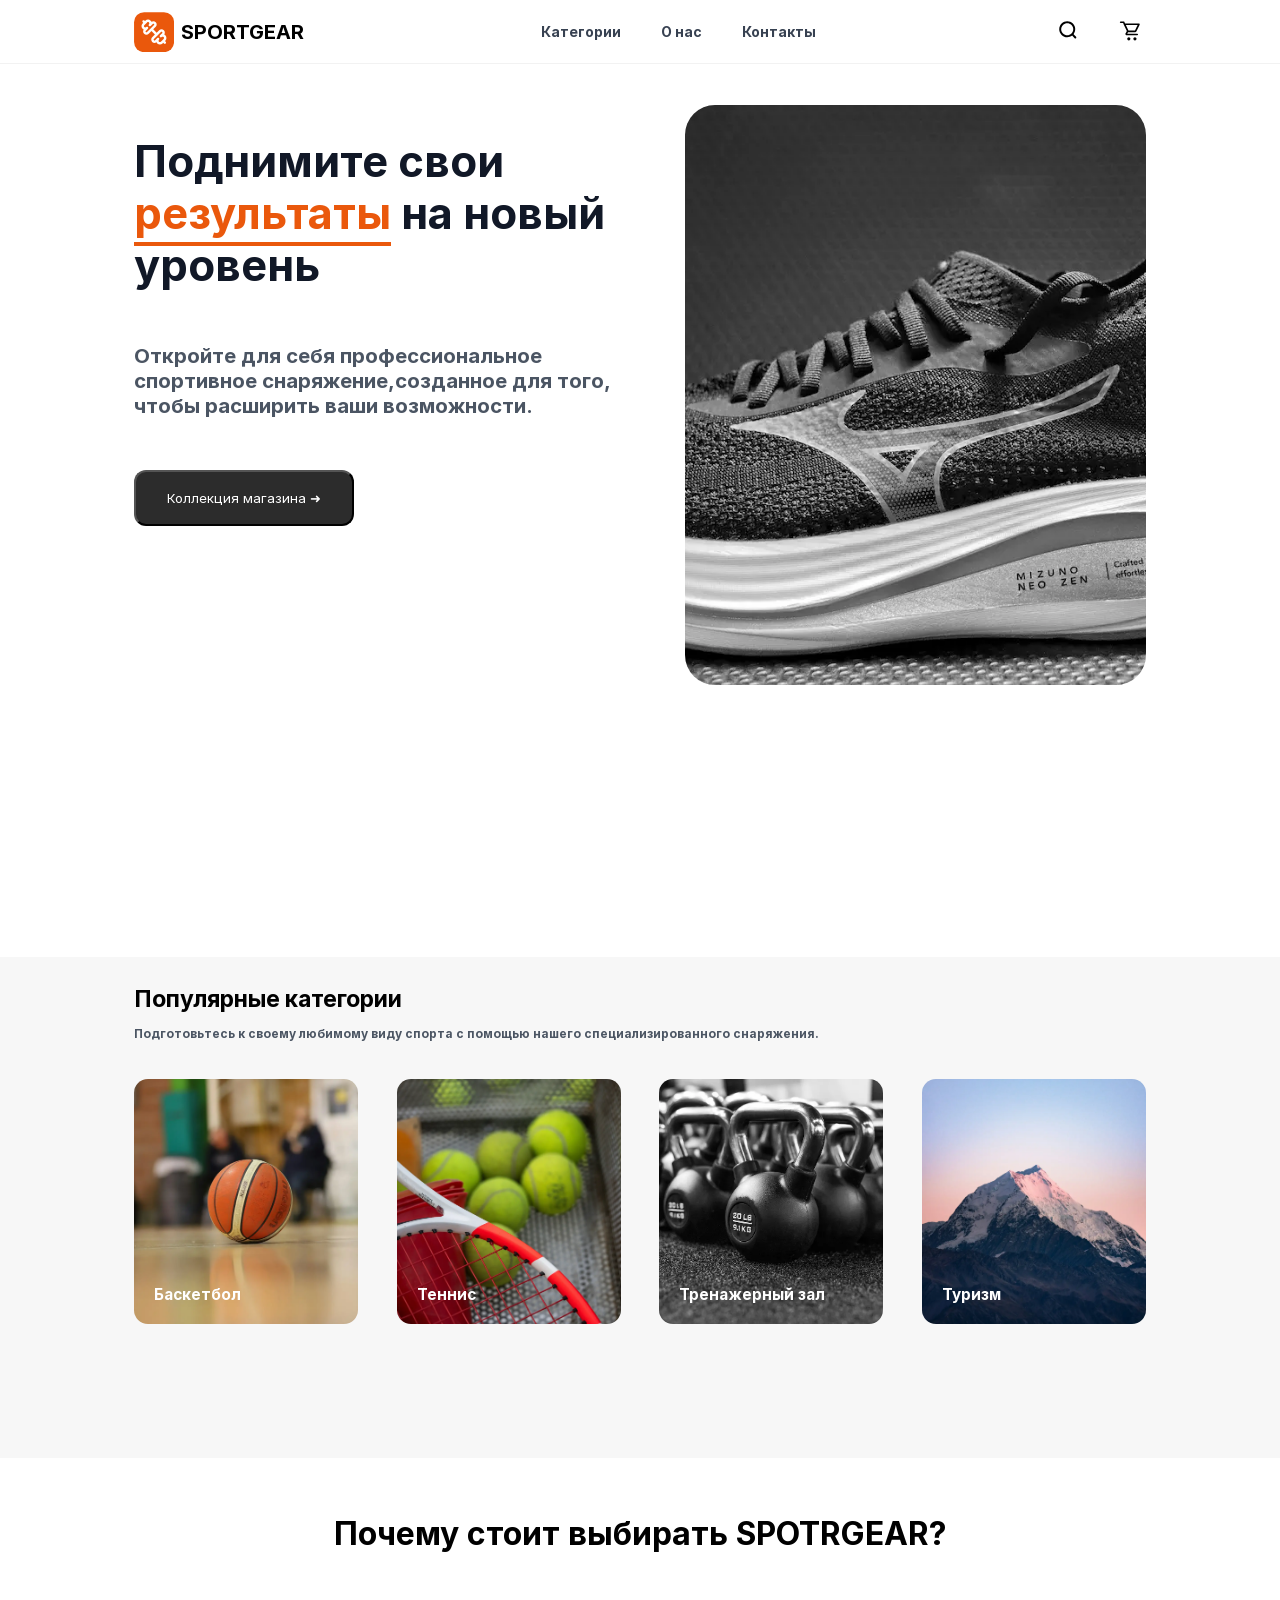
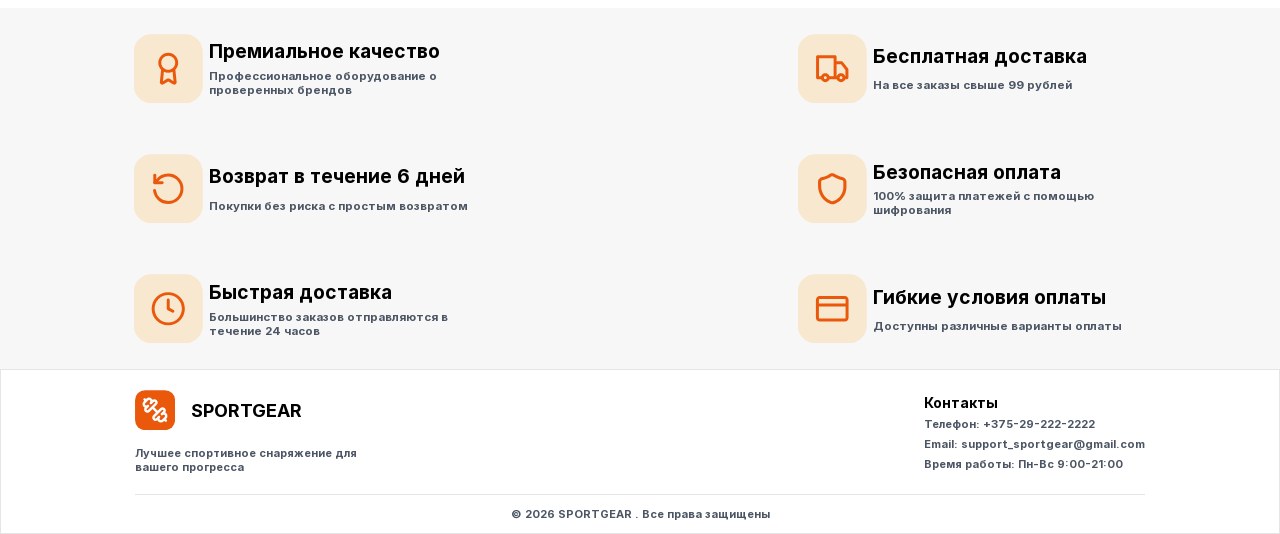
<file: frontend/index.html>
<!doctype html>
<html>
  <head>
    <link rel="stylesheet" href="css/main.css" />
    <meta charset="UTF-8" />
    <meta name="viewport" content="width=device-width, initial-scale=1.0" />
    <title>Главная</title>
  </head>
  <body>
    <!--НАЧАЛО ШАПКИ-->
    <header class="header">
      <div class="header__background">
        <div class="container">
          <a href="index.html" class="header__logo-block">
            <img
              src="photos/svg/icon_dumbbell.svg"
              class="header__logo"
              alt="лого"
            />
            <p class="header__title">SPORTGEAR</p>
          </a>

          <nav class="header__nav">
            <ul class="header__list">
              <li>
                <a href="categoryPage.html" class="header__link">Категории</a>
              </li>
              <li><a href="aboutPage.html" class="header__link">О нас</a></li>
              <li>
                <a href="contactPage.html" class="header__link">Контакты</a>
              </li>
            </ul>
          </nav>

          <div class="header__icons">
            <img
              src="photos/svg/поиск.svg"
              class="header__icon"
              id="searchHeader"
              alt="поиск"
            />
            <a href="basketPage.html"
              ><img
                src="photos/svg/коризна.svg"
                class="header__icon"
                alt="коризна"
            /></a>
            <img
              src="photos/svg/бургер.svg"
              class="header__icon header__burger"
              id="burgerBtn"
              alt="бургер"
            />
          </div>
        </div>
      </div>
    </header>
    <!--КОНЕЦ ШАПКИ-->
    <main class="main">
      <div class="container">
        <section class="main__section__one">
          <div class="main__section__one__content-left">
            <h1 class="main__section__one__motivation-text">
              Поднимите свои <span>результаты</span> на новый уровень
            </h1>
            <p class="main__section__one__text1">
              Откройте для себя профессиональное<br />
              спортивное снаряжение,созданное для того, чтобы расширить ваши
              возможности.
            </p>
            <button id="from-main">Коллекция магазина &#10140;</button>
          </div>
          <img
            src="photos/photo/crossovokGlavnaya.webp"
            id="sneakers_photo"
            alt="Кросовок"
          />
        </section>
      </div>

      <section class="main__section__two">
        <div class="container">
          <div class="main__section__two__text-wrapper">
            <h2 class="main__section__two__cat">Популярные категории</h2>
            <p class="main__section__two__txt">
              Подготовьтесь к своему любимому виду спорта с помощью нашего
              специализированного снаряжения.
            </p>
          </div>
          <div class="main__section__two__photo-wrap">
            <div class="main__section__two__photo-item">
              <a href="categoryPage.html?id=1"
                ><img src="photos/photo/meachGlavnay.webp" alt="Мячи"
              /></a>
              <span>Баскетбол</span>
            </div>
            <div class="main__section__two__photo-item">
              <a href="categoryPage.html?id=2"
                ><img src="photos/photo/tennisGlavnaya.webp" alt="Теннис"
              /></a>
              <span>Теннис</span>
            </div>
            <div class="main__section__two__photo-item">
              <a href="categoryPage.html?id=3"
                ><img src="photos/photo/gearGlavnaya.webp" alt="Силовые"
              /></a>
              <span>Тренажерный зал</span>
            </div>
            <div class="main__section__two__photo-item">
              <a href="categoryPage.html?id=5"
                ><img src="photos/photo/goriGlavnaya.webp" alt="Туризм"
              /></a>
              <span>Туризм</span>
            </div>
          </div>
        </div>
      </section>
      <div class="container">
        <h1 class="main__h1">Почему стоит выбирать SPOTRGEAR?</h1>
      </div>

      <section class="main__section__three">
        <div class="container">
          <div class="main__section__three__item">
            <img src="photos/svg/reward.svg" alt="награда" />
            <div class="item-text">
              <p class="item-text__mtxt">Премиальное качество</p>
              <p class="item-text__txt">
                Профессиональное оборудование о<br />проверенных брендов
              </p>
            </div>
          </div>

          <div class="main__section__three__item">
            <img src="photos/svg/truck.svg" alt="машина" />
            <div class="item-text">
              <p class="item-text__mtxt">Бесплатная доставка</p>
              <p class="item-text__txt">На все заказы свыше 99 рублей</p>
            </div>
          </div>

          <div class="main__section__three__item">
            <img src="photos/svg/refresh.svg" alt="стрелка" />
            <div class="item-text">
              <p class="item-text__mtxt">Возврат в течение 6 дней</p>
              <p class="item-text__txt">
                Покупки без риска с простым возвратом
              </p>
            </div>
          </div>

          <div class="main__section__three__item">
            <img src="photos/svg/shield.svg" alt="щит" />
            <div class="item-text">
              <p class="item-text__mtxt">Безопасная оплата</p>
              <p class="item-text__txt">
                100% защита платежей с помощью шифрования
              </p>
            </div>
          </div>

          <div class="main__section__three__item">
            <img src="photos/svg/clock.svg" alt="часы" />
            <div class="item-text">
              <p class="item-text__mtxt">Быстрая доставка</p>
              <p class="item-text__txt">
                Большинство заказов отправляются в течение 24 часов
              </p>
            </div>
          </div>

          <div class="main__section__three__item">
            <img src="photos/svg/card.svg" alt="карта" />
            <div class="item-text">
              <p class="item-text__mtxt">Гибкие условия оплаты</p>
              <p class="item-text__txt">Доступны различные варианты оплаты</p>
            </div>
          </div>
        </div>
      </section>
    </main>
    <!--ФУТЕР-->
    <footer class="footer">
      <div class="container">
        <div class="footer__top">
          <div class="footer__logo">
            <img src="photos/svg/icon_dumbbell.svg" alt="лого" />
            <h3>SPORTGEAR</h3>
            <p>Лучшее спортивное снаряжение для вашего прогресса</p>
          </div>

          <div class="footer__contact">
            <h5>Контакты</h5>
            <p>Телефон: +375-29-222-2222</p>
            <p>Email: support_sportgear@gmail.com</p>
            <p>Время работы: Пн-Вс 9:00-21:00</p>
          </div>
        </div>
        <hr />
        <p class="footer__letter">© 2026 SPORTGEAR . Все права защищены</p>
      </div>
    </footer>
    <!--ФУТЕР-->

    <div id="search-blur">
      <div class="search">
        <div class="search__input-block">
          <img src="photos/svg/поиск.svg" alt="поиск" />
          <input placeholder="Название товара" id="src-input" />
          <button class="search__close" id="close-search">&times;</button>
        </div>

        <div class="search__content" id="element-to-insert"></div>
      </div>
    </div>

    <script type="module" src="JavaScript/main.js"></script>
  </body>
</html>
</file>
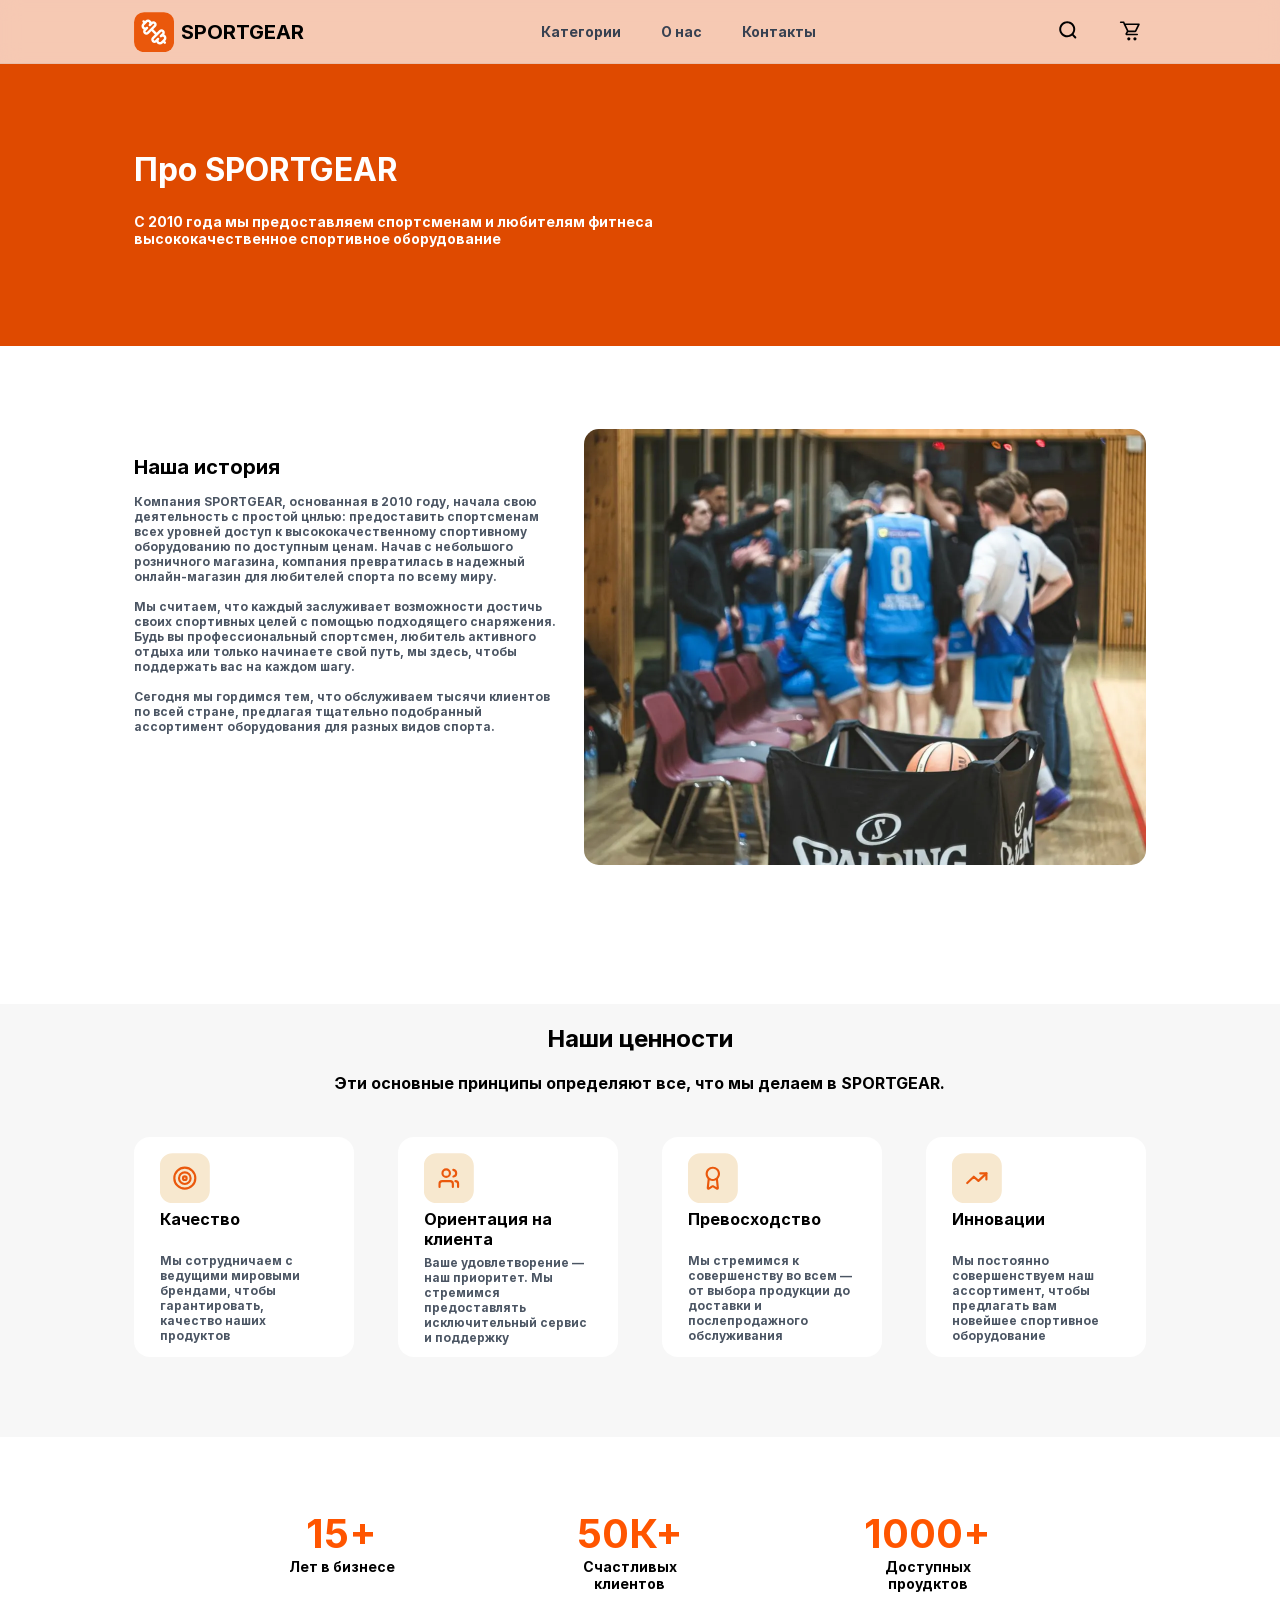
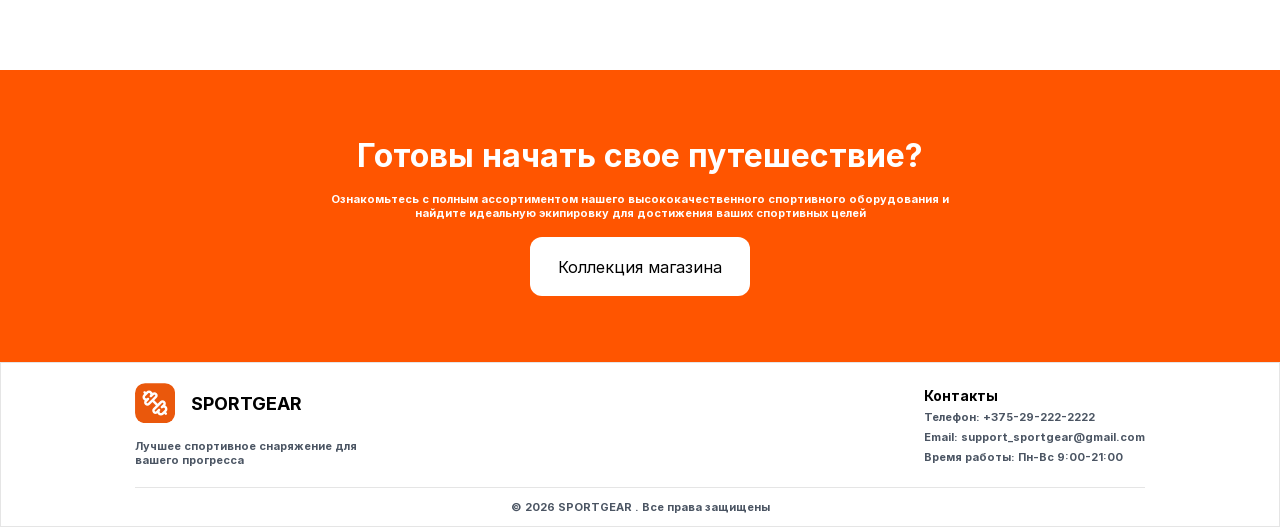
<file: frontend/aboutPage.html>
<!doctype html>
<html>
  <head>
    <link rel="stylesheet" href="css/main.css" />
    <meta charset="UTF-8" />
    <meta name="viewport" content="width=device-width, initial-scale=1.0" />
    <title>О нас</title>
  </head>
  <body>
    <!--НАЧАЛО ШАПКИ-->
    <header class="header">
      <div class="header__background">
        <div class="container">
          <a href="index.html" class="header__logo-block">
            <img src="photos/svg/icon_dumbbell.svg" class="header__logo" alt="лого"/>
            <p class="header__title">SPORTGEAR</p>
          </a>

          <nav class="header__nav">
            <ul class="header__list">
            <li><a href="categoryPage.html" class="header__link">Категории</a></li>
            <li><a href="aboutPage.html" class="header__link">О нас</a></li>
            <li><a href="contactPage.html" class="header__link">Контакты</a></li>
            </ul>
          </nav>

          <div class="header__icons">
            <img src="photos/svg/поиск.svg" class="header__icon" id="searchHeader" alt="поиск"/>
            <a href="basketPage.html"><img src="photos/svg/коризна.svg" class="header__icon" alt="коризна"/></a>
            <img src="photos/svg/бургер.svg" class="header__icon header__burger" id="burgerBtn" alt="бургер"/>
          </div>
        </div>
      </div>
    </header>
    <!--КОНЕЦ ШАПКИ-->
    <main class="main-about">
      <section class="hero">
        <div class="container">
          <h1>Про SPORTGEAR</h1>
          <p>
            С 2010 года мы предоставляем спортсменам и любителям фитнеса
            высококачественное спортивное оборудование
          </p>
        </div>
      </section>

      <div class="container">
        <section class="about">
          <div class="about__text-box">
            <h2>Наша история</h2>
            <p>
              Компания SPORTGEAR, основанная в 2010 году, начала свою
              деятельность с простой цнлью: предоставить спортсменам всех
              уровней доступ к высококачественному спортивному оборудованию по
              доступным ценам. Начав с небольшого розничного магазина, компания
              превратилась в надежный онлайн-магазин для любителей спорта по
              всему миру.</p>
              <p>Мы считаем, что каждый заслуживает возможности достичь своих
              спортивных целей с помощью подходящего снаряжения. Будь вы
              профессиональный спортсмен, любитель активного отдыха или только
              начинаете свой путь, мы здесь, чтобы поддержать вас на каждом
              шагу.</p>
              <p>Сегодня мы гордимся тем, что обслуживаем тысячи клиентов по
              всей стране, предлагая тщательно подобранный ассортимент
              оборудования для разных видов спорта.</p>
            </p>
          </div>
          <img src="photos/photo/about.webp">
        </section>
      </div>
        <section class="values">
          <div class="container">
            
            <h1>Наши ценности</h1>
            <p>Эти основные принципы определяют все, что мы делаем в SPORTGEAR.</p>
            <div class="values__block">
              <div class="values__block__item">
                <img src="photos/svg/target.svg">
                <h6>Качество</h6>
                <p>Мы сотрудничаем с ведущими мировыми брендами, чтобы гарантировать, качество наших продуктов</p>
              </div>
              <div class="values__block__item">
                <img src="photos/svg/member.svg">
                <h6>Ориентация на клиента</h6>
                <p>Ваше удовлетворение — наш приоритет. Мы стремимся предоставлять исключительный сервис и поддержку</p>
              </div>

              <div class="values__block__item">
                <img src="photos/svg/reward.svg">
                <h6>Превосходство</h6>
                <p>Мы стремимся к совершенству во всем — от выбора продукции до доставки и послепродажного обслуживания</p>
              </div>

              <div class="values__block__item">
                <img src="photos/svg/grow.svg">
                <h6>Инновации</h6>
                <p>Мы постоянно совершенствуем наш ассортимент, чтобы предлагать вам новейшее спортивное оборудование</p>
              </div>
            </div>
          </div>
        </section>

        <div class="container">
          <section class="rewards">
            <div class="rewards__item">
              <span>15+</span>
              <p>Лет в бизнесе</p>
            </div>

            <div class="rewards__item">
              <span>50К+</span>
              <p>Счастливых клиентов</p>
            </div>

            <div class="rewards__item">
              <span>1000+</span>
              <p>Доступных проудктов</p>
            </div>
          </section>
        </div>

        <section class="travel">
          <div class="container">
              <h2>Готовы начать свое путешествие?</h2>
              <p>Ознакомьтесь с полным ассортиментом нашего высококачественного спортивного оборудования и найдите идеальную экипировку для достижения ваших спортивных целей</p>
              <button id="about_to_col">Коллекция магазина</button>
          </div>
        </section>
      
    </main>
    <!--ФУТЕР-->
    <footer class="footer">
      <div class="container" >
        <div class="footer__top">
          
        <div class="footer__logo">
        <img src="photos/svg/icon_dumbbell.svg" alt="лого">
        <h3>SPORTGEAR</h3>
        <p>Лучшее спортивное снаряжение для вашего прогресса</p>
        </div>

        <div class="footer__contact">
          <h5>Контакты</h5>
          <p>Телефон: +375-29-222-2222</p>
          <p>Email: support_sportgear@gmail.com</p>
          <p>Время работы: Пн-Вс 9:00-21:00</p>
        </div>

        </div>
        <hr>
        <p class="footer__letter">© 2026 SPORTGEAR . Все права защищены</p>
      </div>
    </footer>
    <!--ФУТЕР-->


    <div id="search-blur">
    <div class="search">
      <div class="search__input-block">
        <img src="photos/svg/поиск.svg" alt="поиск">
        <input placeholder="Название товара" id="src-input">
        <button class="search__close" id="close-search">&times;</button>
      </div>

      <div class="search__content" id="element-to-insert">
        
      </div>
    </div>
    </div>
    <script type="module" src="JavaScript/main.js"></script>
    <script src="JavaScript/about.js"></script>
  </body>
</html>
</file>
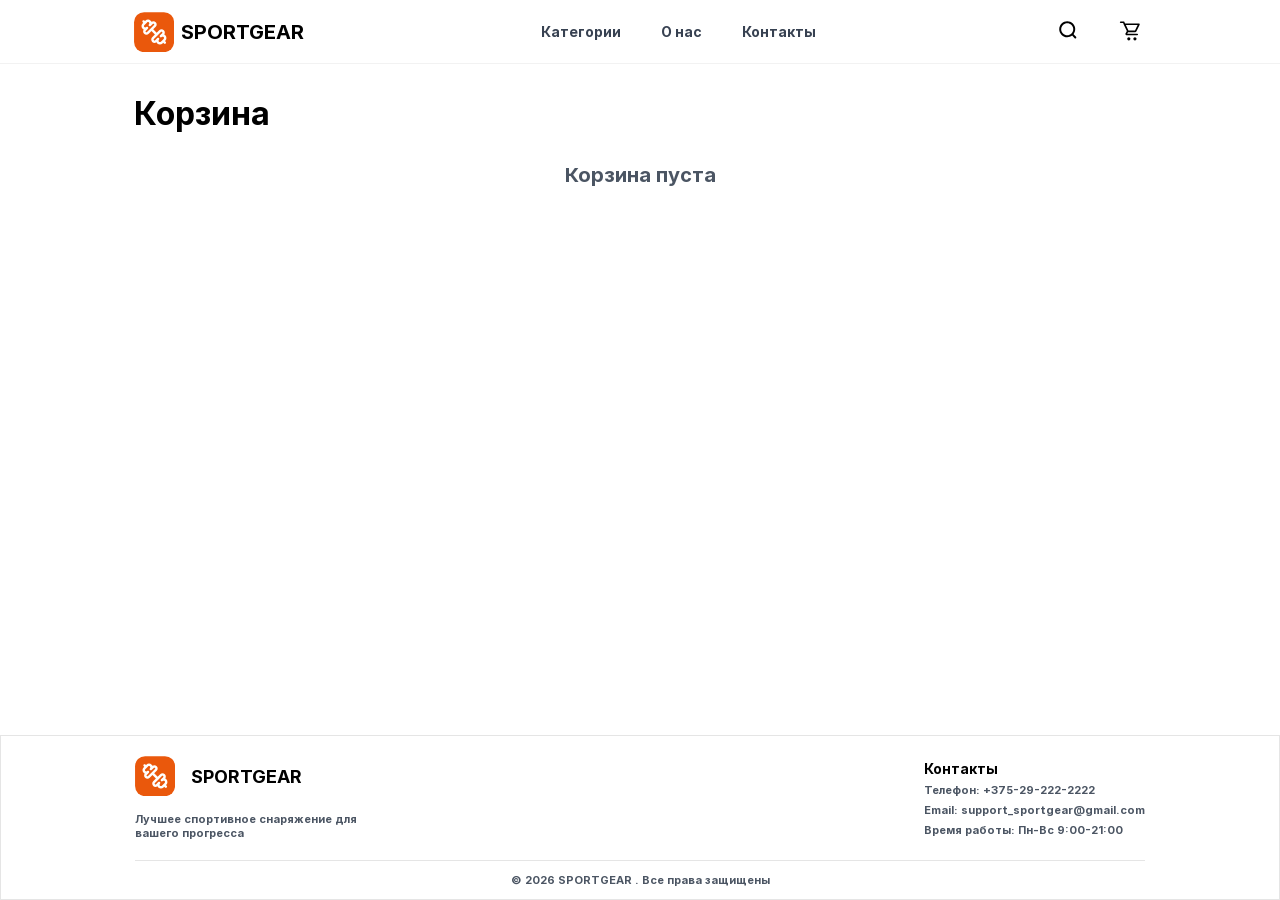
<file: frontend/basketPage.html>
<!doctype html>
<html>
  <head>
    <link rel="stylesheet" href="css/main.css" />
    <meta charset="UTF-8" />
    <meta name="viewport" content="width=device-width, initial-scale=1.0" />
    <title>Document</title>
  </head>
  <body>
    <!--НАЧАЛО ШАПКИ-->
    <header class="header">
      <div class="header__background">
        <div class="container">
          <a href="index.html" class="header__logo-block">
            <img
              src="photos/svg/icon_dumbbell.svg"
              class="header__logo"
              alt="лого"
            />
            <p class="header__title">SPORTGEAR</p>
          </a>

          <nav class="header__nav">
            <ul class="header__list">
              <li>
                <a href="categoryPage.html" class="header__link">Категории</a>
              </li>
              <li><a href="aboutPage.html" class="header__link">О нас</a></li>
              <li>
                <a href="contactPage.html" class="header__link">Контакты</a>
              </li>
            </ul>
          </nav>

          <div class="header__icons">
            <img
              src="photos/svg/поиск.svg"
              class="header__icon"
              id="searchHeader"
              alt="поиск"
            />
            <a href="basketPage.html"
              ><img
                src="photos/svg/коризна.svg"
                class="header__icon"
                alt="коризна"
            /></a>
            <img
              src="photos/svg/бургер.svg"
              class="header__icon header__burger"
              id="burgerBtn"
              alt="бургер"
            />
          </div>
        </div>
      </div>
    </header>
    <!--КОНЕЦ ШАПКИ-->
    <div class="container container-basket">
      <main class="main-basket">
        <h1>Корзина</h1>
        <p class="basket-empty" id="basket-empty">Корзина пуста</p>
        <ul class="basket-list"></ul>

        <div class="order-info">
          <p class="total-product"></p>
          <hr />
          <p class="total-price"></p>
          <button id="make-order">Сделать заказ</button>
        </div>
      </main>
    </div>
    <div class="basket-form">
      <form class="deliviry-form">
        <div class="form__pole">
          <label>ФИО</label>
          <input type="text" placeholder="Иван Иванов" required />
        </div>
        <div class="form__pole">
          <label>Ваша почта</label>
          <input type="text" placeholder="example@gmail.com" required />
        </div>
        <div class="form__pole">
          <label>Номер телефона</label>
          <input type="text" placeholder="+3752911111" required />
        </div>
        <div class="form__pole" id="adress">
          <label>Адресс</label>
          <input type="text" placeholder="ул.Свердлова 13а" required />
        </div>
        <div class="form__pole">
          <label>Страна</label>
          <input type="text" placeholder="Беларусь" required />
        </div>
        <div class="form__pole">
          <label>Город</label>
          <input type="text" placeholder="Минск" required />
        </div>

        <div class="form__pole">
          <button id="chanel" type="button">Омтена</button>
        </div>
        <div class="form__pole">
          <button id="order" type="submit">Заказать</button>
        </div>
      </form>
    </div>
    <!--ФУТЕР-->
    <footer class="footer">
      <div class="container">
        <div class="footer__top">
          <div class="footer__logo">
            <img src="photos/svg/icon_dumbbell.svg" alt="лого" />
            <h3>SPORTGEAR</h3>
            <p>Лучшее спортивное снаряжение для вашего прогресса</p>
          </div>

          <div class="footer__contact">
            <h5>Контакты</h5>
            <p>Телефон: +375-29-222-2222</p>
            <p>Email: support_sportgear@gmail.com</p>
            <p>Время работы: Пн-Вс 9:00-21:00</p>
          </div>
        </div>
        <hr />
        <p class="footer__letter">© 2026 SPORTGEAR . Все права защищены</p>
      </div>
    </footer>
    <!--ФУТЕР-->

    <div id="search-blur">
      <div class="search">
        <div class="search__input-block">
          <img src="photos/svg/поиск.svg" alt="поиск" />
          <input placeholder="Название товара" id="src-input" />
          <button class="search__close" id="close-search">&times;</button>
        </div>

        <div class="search__content" id="element-to-insert"></div>
      </div>
    </div>

    <script type="module" src="JavaScript/main.js"></script>
    <script type="module" src="JavaScript/basket.js"></script>
  </body>
</html>
</file>
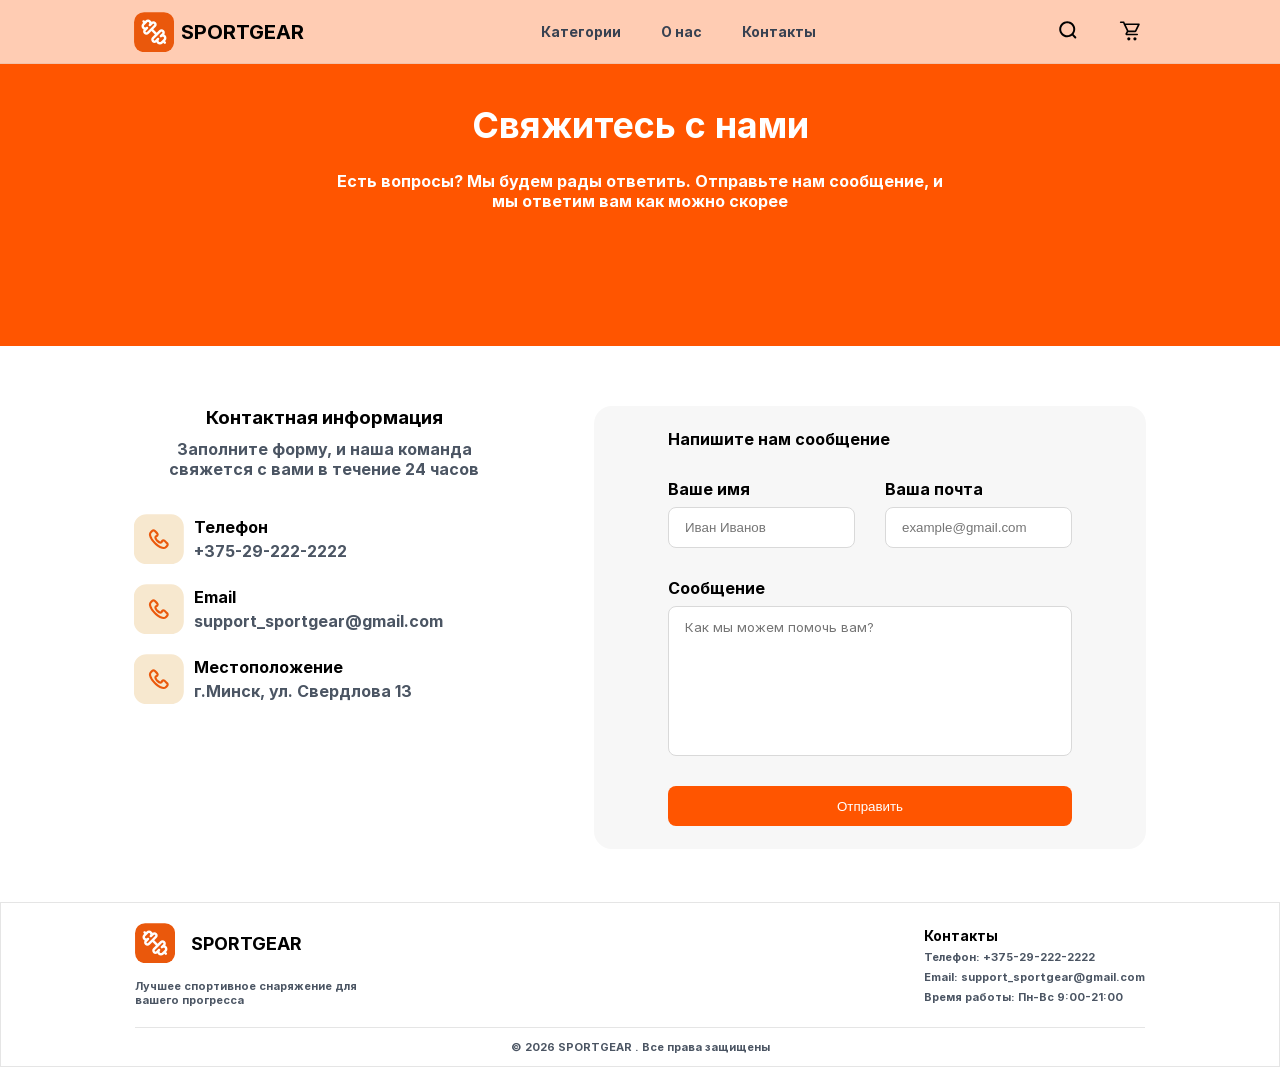
<file: frontend/contactPage.html>
<!doctype html>
<html>
  <head>
    <meta charset="UTF-8" />
    <link rel="stylesheet" href="css/main.css" />
    <meta name="viewport" content="width=device-width, initial-scale=1.0" />
    <title>Document</title>
  </head>
  <body>
    <!--НАЧАЛО ШАПКИ-->
    <header class="header">
      <div class="header__background">
        <div class="container">
          <a href="index.html" class="header__logo-block">
            <img
              src="photos/svg/icon_dumbbell.svg"
              class="header__logo"
              alt="лого"
            />
            <p class="header__title">SPORTGEAR</p>
          </a>

          <nav class="header__nav">
            <ul class="header__list">
              <li>
                <a href="categoryPage.html" class="header__link">Категории</a>
              </li>
              <li><a href="aboutPage.html" class="header__link">О нас</a></li>
              <li>
                <a href="contactPage.html" class="header__link">Контакты</a>
              </li>
            </ul>
          </nav>

          <div class="header__icons">
            <img
              src="photos/svg/поиск.svg"
              class="header__icon"
              id="searchHeader"
              alt="поиск"
            />
            <a href="basketPage.html"
              ><img
                src="photos/svg/коризна.svg"
                class="header__icon"
                alt="коризна"
            /></a>
            <img
              src="photos/svg/бургер.svg"
              class="header__icon header__burger"
              id="burgerBtn"
              alt="бургер"
            />
          </div>
        </div>
      </div>
    </header>
    <!--КОНЕЦ ШАПКИ-->
    <main class="main-contact">
      <section class="hero">
        <div class="container">
          <h1>Свяжитесь с нами</h1>
          <p>
            Есть вопросы? Мы будем рады ответить. Отправьте нам сообщение, и мы
            ответим вам как можно скорее
          </p>
        </div>
      </section>

      <div class="container">
        <div class="container__inf">
          <section class="contact-inf">
            <div class="contact-inf__text">
              <h3>Контактная информация</h3>
              <p>
                Заполните форму, и наша команда свяжется с вами в течение 24
                часов
              </p>
            </div>
            <div class="contact-inf__block">
              <div class="contact-inf__item">
                <img src="photos/svg/phone.svg" />
                <div class="contact-inf__item__txt">
                  <p>Телефон</p>
                  <p>+375-29-222-2222</p>
                </div>
              </div>

              <div class="contact-inf__item">
                <img src="photos/svg/phone.svg" />
                <div class="contact-inf__item__txt">
                  <p>Email</p>
                  <p>support_sportgear@gmail.com</p>
                </div>
              </div>

              <div class="contact-inf__item">
                <img src="photos/svg/phone.svg" />
                <div class="contact-inf__item__txt">
                  <p>Местоположение</p>
                  <p>г.Минск, ул. Свердлова 13</p>
                </div>
              </div>
            </div>
          </section>

          <section class="contact-form">
            <h4>Напишите нам сообщение</h4>
            <form class="form" id="cont-form">
              <div class="form__pole">
                <label>Ваше имя</label>
                <input type="text" placeholder="Иван Иванов" required />
              </div>
              <div class="form__pole">
                <label>Ваша почта</label>
                <input type="email" placeholder="example@gmail.com" required />
              </div>
              <div class="form__pole">
                <label>Сообщение</label>
                <textarea
                  type="text"
                  placeholder="Как мы можем помочь вам?"
                  required
                ></textarea>
              </div>
              <button type="submit" id="sumbit-contact">Отправить</button>
            </form>
          </section>
        </div>
      </div>
    </main>

    <!--ФУТЕР-->
    <footer class="footer">
      <div class="container">
        <div class="footer__top">
          <div class="footer__logo">
            <img src="photos/svg/icon_dumbbell.svg" alt="лого" />
            <h3>SPORTGEAR</h3>
            <p>Лучшее спортивное снаряжение для вашего прогресса</p>
          </div>

          <div class="footer__contact">
            <h5>Контакты</h5>
            <p>Телефон: +375-29-222-2222</p>
            <p>Email: support_sportgear@gmail.com</p>
            <p>Время работы: Пн-Вс 9:00-21:00</p>
          </div>
        </div>
        <hr />
        <p class="footer__letter">© 2026 SPORTGEAR . Все права защищены</p>
      </div>
    </footer>
    <!--ФУТЕР-->

    <div id="search-blur">
      <div class="search">
        <div class="search__input-block">
          <img src="photos/svg/поиск.svg" alt="поиск" />
          <input placeholder="Название товара" id="src-input" />
          <button class="search__close" id="close-search">&times;</button>
        </div>

        <div class="search__content" id="element-to-insert"></div>
      </div>
    </div>

    <script type="module" src="JavaScript/main.js"></script>
    <script type="module" src="JavaScript/contact.js"></script>
  </body>
</html>
</file>
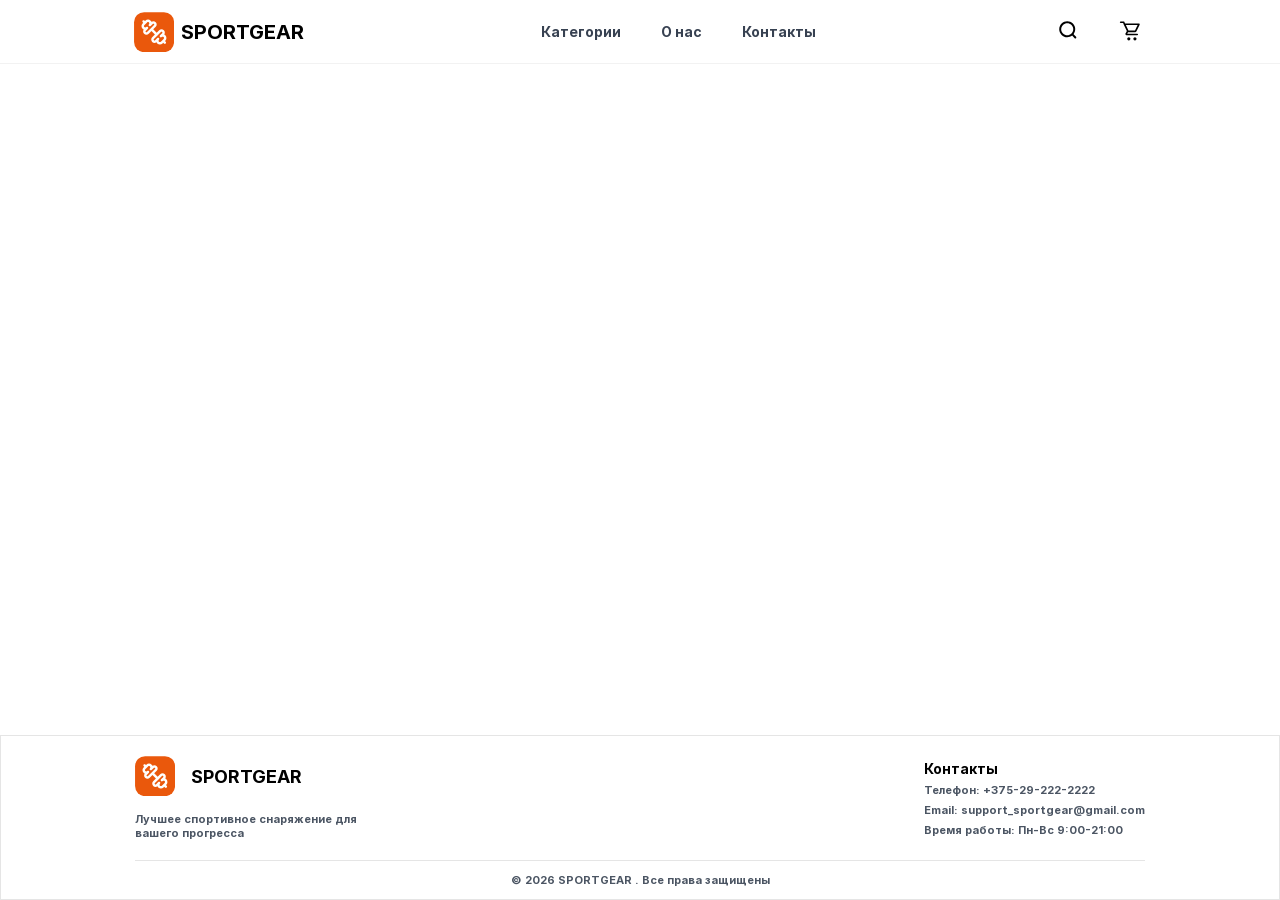
<file: frontend/productPage.html>
<!doctype html>
<html>
  <head>
    <link rel="stylesheet" href="css/main.css" />
    <meta charset="UTF-8" />
    <meta name="viewport" content="width=device-width, initial-scale=1.0" />
    <title>Document</title>
  </head>
  <body>
    <!--НАЧАЛО ШАПКИ-->
    <header class="header">
      <div class="header__background">
        <div class="container">
          <a href="index.html" class="header__logo-block">
            <img
              src="photos/svg/icon_dumbbell.svg"
              class="header__logo"
              alt="лого"
            />
            <p class="header__title">SPORTGEAR</p>
          </a>

          <nav class="header__nav">
            <ul class="header__list">
              <li>
                <a href="categoryPage.html" class="header__link">Категории</a>
              </li>
              <li><a href="aboutPage.html" class="header__link">О нас</a></li>
              <li>
                <a href="contactPage.html" class="header__link">Контакты</a>
              </li>
            </ul>
          </nav>

          <div class="header__icons">
            <img
              src="photos/svg/поиск.svg"
              class="header__icon"
              id="searchHeader"
              alt="поиск"
            />
            <a href="basketPage.html"
              ><img
                src="photos/svg/коризна.svg"
                class="header__icon"
                alt="коризна"
            /></a>
            <img
              src="photos/svg/бургер.svg"
              class="header__icon header__burger"
              id="burgerBtn"
              alt="бургер"
            />
          </div>
        </div>
      </div>
    </header>
    <!--КОНЕЦ ШАПКИ-->
    <div class="container container-personal-product"></div>

    <!--ФУТЕР-->
    <footer class="footer">
      <div class="container">
        <div class="footer__top">
          <div class="footer__logo">
            <img src="photos/svg/icon_dumbbell.svg" alt="лого" />
            <h3>SPORTGEAR</h3>
            <p>Лучшее спортивное снаряжение для вашего прогресса</p>
          </div>

          <div class="footer__contact">
            <h5>Контакты</h5>
            <p>Телефон: +375-29-222-2222</p>
            <p>Email: support_sportgear@gmail.com</p>
            <p>Время работы: Пн-Вс 9:00-21:00</p>
          </div>
        </div>
        <hr />
        <p class="footer__letter">© 2026 SPORTGEAR . Все права защищены</p>
      </div>
    </footer>
    <!--ФУТЕР-->

    <div id="search-blur">
      <div class="search">
        <div class="search__input-block">
          <img src="photos/svg/поиск.svg" alt="поиск" />
          <input placeholder="Название товара" id="src-input" />
          <button class="search__close" id="close-search">&times;</button>
        </div>

        <div class="search__content" id="element-to-insert"></div>
      </div>
    </div>

    <script type="module" src="JavaScript/main.js"></script>
    <script type="module" src="JavaScript/personalProduct.js"></script>
  </body>
</html>
</file>
<file: frontend/css/main.css>
* {
  box-sizing: border-box;
  margin: 0;
  padding: 0;
}

body {
  min-height: 100vh;
  font-family: "Inter";
}

p {
  margin: 0;
}

.header {
  width: 100%;
  z-index: 1000;
  height: 64px;
  position: sticky;
  top: 0;
}
.header .container {
  display: flex;
  justify-content: space-between;
  align-items: center;
  height: 100%;
}
.header__list {
  display: flex;
  gap: 20px;
  list-style: none;
  padding: 0;
  margin: 0;
}
.header__background {
  width: 100%;
  height: 100%;
  background-color: rgba(255, 255, 255, 0.7);
  backdrop-filter: blur(10px);
  border-bottom: 1px solid rgba(0, 0, 0, 0.05);
}
.header__logo-block {
  display: flex;
  align-items: center;
  gap: 7px;
  text-decoration: none;
  color: black;
}
.header__logo {
  width: 40px;
  height: 40px;
}
.header__title {
  font-weight: bold;
  font-size: 20px;
}
.header__nav {
  margin: 0;
}
.header__nav a {
  font-size: 14px;
  color: rgb(55, 65, 81);
  font-family: "Inter";
  font-weight: 700;
  text-decoration: none;
  display: block;
  padding: 0 10px;
  text-align: center;
}
.header__icons {
  display: flex;
  gap: 33px;
  cursor: pointer;
}
.header__icon {
  width: 30px;
  height: 30px;
}
.header .header__burger {
  display: none;
}
@media (max-width: 1024px) {
  .header__nav {
    display: none;
    position: absolute;
    top: 63px;
    left: 0;
    width: 100%;
    background-color: white;
    border-bottom: 1px solid rgba(0, 0, 0, 0.08);
    padding: 16px 0;
    z-index: 999;
  }
  .header__nav--open {
    display: block;
  }
  .header .header__burger {
    display: block;
    cursor: pointer;
  }
  .header__list {
    flex-direction: column;
    align-items: center;
    gap: 0;
  }
  .header__list li a {
    padding: 12px 20px;
    font-size: 16px;
  }
  .header__icons {
    width: auto;
    margin-left: auto;
    gap: 18px;
  }
  .header__icon {
    width: 24px;
    height: 24px;
  }
}
@media (max-width: 480px) {
  .header__title {
    font-size: 16px;
  }
  .header__logo {
    width: 32px;
    height: 32px;
  }
  .header__icons {
    gap: 12px;
  }
}

.footer {
  margin-top: auto;
  border: 1px solid rgba(0, 0, 0, 0.1);
  min-height: 150px;
  padding-top: 20px;
}
.footer p {
  font-size: clamp(11px, 0.7vw, 12px);
  color: rgb(75, 85, 99);
}
.footer__top {
  display: flex;
  flex-direction: row;
  justify-content: space-between;
  align-items: center;
  gap: 20px;
}
.footer__contact h5 {
  font-size: clamp(14px, 1vw, 16px);
}
.footer__contact {
  display: flex;
  flex-direction: column;
  gap: 6px;
}
.footer__contact p {
  color: rgb(75, 85, 99);
}
.footer__logo {
  max-width: 250px;
  display: flex;
  align-items: center;
  gap: 16px;
  flex-wrap: wrap;
}
.footer__logo img {
  max-width: 40px;
  max-height: 40px;
}
.footer__logo h3 {
  font-size: clamp(18px, 1.2vw, 20px);
}
.footer hr {
  margin-top: 20px;
  margin-bottom: 0;
  width: 100%;
  border: 0;
  border-top: 1px solid rgba(0, 0, 0, 0.1);
}
.footer__letter {
  text-align: center;
  margin: 12px 0;
}
@media (max-width: 480px) {
  .footer {
    text-align: center;
    padding: 20px 16px;
  }
  .footer__top {
    flex-direction: column;
    align-items: center;
    gap: 16px;
  }
  .footer__logo {
    justify-content: center;
    text-align: center;
  }
  .footer__contact {
    align-items: center;
  }
  .footer__letter {
    font-size: 11px;
  }
  .footer p {
    font-size: 11px;
  }
}

.main__section__two {
  margin-top: 272px;
  height: 501px;
  width: 100%;
  background-color: rgb(247, 247, 247);
}
.main__section__two .container {
  display: flex;
  flex-direction: column;
  justify-content: flex-start;
  align-items: flex-start;
  height: 100%;
  width: 100%;
  gap: 38px;
}
.main__section__two__text-wrapper {
  display: flex;
  flex-direction: column;
  gap: clamp(10px, 1vw, 16px);
  padding-top: 28px;
}
.main__section__two__cat {
  font-size: clamp(18px, 1.8vw, 26px);
}
.main__section__two__txt {
  color: rgb(75, 85, 99);
  font-size: clamp(10px, 1vw, 12px);
}
.main__section__two__photo-wrap {
  display: flex;
  justify-content: space-between;
  width: 100%;
  gap: 20px;
}
.main__section__two__photo-item {
  position: relative;
  width: 100%;
  max-width: 224px;
  aspect-ratio: 224/245;
  min-width: 0;
  border-radius: 14px;
  overflow: hidden;
}
.main__section__two__photo-item img {
  width: 100%;
  height: 100%;
  -o-object-fit: cover;
     object-fit: cover;
  transition: transform 0.2s ease-in-out;
}
.main__section__two__photo-item:hover img {
  transform: scale(1.1);
}
.main__section__two__photo-item span {
  position: absolute;
  bottom: 20px;
  left: 20px;
  color: white;
  font-size: clamp(14px, 1.2vw, 18px);
}
@media (max-width: 1024px) {
  .main__section__two {
    height: auto;
    margin-top: 130px;
    padding-bottom: 30px;
  }
  .main__section__two__photo-wrap {
    display: grid;
    grid-template-columns: repeat(auto-fit, minmax(200px, 1fr));
    gap: 15px;
  }
  .main__section__two__photo-item {
    max-width: 100%;
  }
}
@media (max-width: 480px) {
  .main__section__two {
    margin-top: 30px;
  }
  .main__section__two__photo-wrap {
    grid-template-columns: repeat(2, 1fr);
  }
}
.main__section__one {
  display: flex;
  justify-content: space-between;
  gap: clamp(20px, 5vw, 148px);
}
.main__section__one__content-left {
  padding-top: 71px;
  max-width: 537px;
}
.main__section__one__content-left button {
  width: 220px;
  height: 56px;
  border-radius: 12px;
  color: white;
  background-color: rgb(44, 44, 44);
  font-family: "InterR";
  margin-top: 52px;
  cursor: pointer;
}
.main__section__one__content-left button:hover {
  background-color: rgb(34, 34, 34);
}
.main__section__one__motivation-text {
  width: 100%;
  margin-bottom: 52px;
  font-family: Inter;
  font-weight: bold;
  font-size: clamp(28px, 3.4vw, 59px);
  color: rgb(17, 24, 39);
}
.main__section__one__motivation-text span {
  text-decoration: underline;
  color: rgb(234, 88, 12);
  text-underline-offset: clamp(10px, 1vw, 16px);
}
.main__section__one__text1 {
  color: rgb(75, 85, 99);
  font-size: clamp(18px, 1.6vw, 24px);
}
.main__section__one #sneakers_photo {
  margin-top: 41px;
  height: clamp(461px, 50vw, 580px);
  width: auto;
  aspect-ratio: 461/580;
  border-radius: 30px;
  -o-object-fit: cover;
     object-fit: cover;
  -o-object-position: center;
     object-position: center;
}
@media (max-width: 1024px) {
  .main__section__one {
    flex-direction: column;
    align-items: flex-start;
    gap: 10px;
  }
  .main__section__one__content-left {
    padding-top: 40px;
    max-width: 100%;
    text-align: left;
  }
  .main__section__one__content-left button {
    margin-top: 30px;
  }
  .main__section__one #sneakers_photo {
    width: 100%;
    border-radius: 20px;
  }
}
@media (max-width: 480px) {
  .main__section__one {
    gap: 20px;
  }
  .main__section__one__content-left {
    padding-top: 20px;
  }
  .main__section__one__content-left button {
    width: 100%;
    margin-top: 20px;
  }
  .main__section__one #sneakers_photo {
    height: 260px;
    border-radius: 16px;
  }
}
.main__h1 {
  font-size: 32px;
  text-align: center;
  margin-top: 56px;
  margin-bottom: 55px;
}
@media (max-width: 480px) {
  .main__h1 {
    font-size: 22px;
    margin-top: 36px;
    margin-bottom: 30px;
  }
}
.main__section__three {
  height: 361px;
  background-color: rgb(247, 247, 247);
  width: 100%;
}
.main__section__three .container {
  display: flex;
  flex-direction: row;
  height: 100%;
  width: 100%;
  align-items: center;
  justify-content: space-between;
  flex-wrap: wrap;
}
.main__section__three__item {
  width: 348px;
  display: flex;
  gap: 6px;
}
.main__section__three__item img {
  max-width: 69px;
  max-height: 69px;
}
.main__section__three__item .item-text {
  display: flex;
  flex-direction: column;
  justify-content: space-evenly;
}
.main__section__three__item .item-text__mtxt {
  font-size: clamp(14px, 1.5vw, 20px);
}
.main__section__three__item .item-text__txt {
  font-size: clamp(8px, 0.9vw, 14px);
  color: rgb(75, 85, 99);
}
@media (max-width: 1024px) {
  .main__section__three {
    height: auto;
    padding: 30px 0;
  }
  .main__section__three .container {
    gap: 24px;
    justify-content: flex-start;
  }
  .main__section__three__item {
    width: calc(50% - 12px);
    min-width: 260px;
  }
}
@media (max-width: 480px) {
  .main__section__three__item {
    width: 100%;
  }
}

.main-about .hero {
  background-color: rgb(223, 74, 0);
  height: 346px;
  margin-top: -64px;
  padding-top: 64px;
}
.main-about .hero .container {
  display: flex;
  flex-direction: column;
  align-items: flex-start;
  gap: 24px;
}
.main-about .hero h1 {
  font-size: clamp(28px, 2.5vw, 48px);
  color: white;
  padding-top: 86px;
}
.main-about .hero p {
  color: white;
  max-width: 567px;
  font-size: clamp(14px, 1vw, 16px);
}
@media (max-width: 480px) {
  .main-about .hero {
    padding-bottom: 30px;
  }
  .main-about .hero h1 {
    padding-top: 50px;
  }
  .main-about .hero p {
    max-width: 100%;
  }
}
.main-about .about {
  padding-top: 83px;
  display: flex;
  justify-content: space-between;
  gap: 28px;
}
.main-about .about__text-box {
  padding-top: 26px;
  display: flex;
  flex-direction: column;
  gap: 15px;
}
.main-about .about__text-box h2 {
  font-size: clamp(20px, 1.5vw, 28px);
}
.main-about .about__text-box p {
  font-size: clamp(12px, 0.75vw, 14px);
  max-width: 582px;
  font-weight: 700;
  color: rgb(75, 85, 99);
}
.main-about .about img {
  aspect-ratio: 562/436;
  width: clamp(300px, 45vw, 562px);
  height: auto;
  border-radius: 15px;
  -o-object-fit: cover;
     object-fit: cover;
}
@media (max-width: 1024px) {
  .main-about .about {
    flex-direction: column;
    padding-top: 50px;
    align-items: flex-start;
    text-align: justify;
  }
  .main-about .about__text-box {
    padding-top: 0;
  }
  .main-about .about__text-box p {
    max-width: 100%;
  }
  .main-about .about img {
    width: 100%;
    max-width: 100%;
  }
}
.main-about .values {
  background-color: rgb(247, 247, 247);
  height: 433px;
  width: 100%;
  margin-top: 139px;
}
.main-about .values .container {
  display: flex;
  flex-direction: column;
  align-items: center;
  justify-content: center;
  text-align: center;
  width: 100%;
}
.main-about .values .container h1 {
  padding: 20px 0;
}
.main-about .values__block {
  padding-top: 44px;
  width: 100%;
  display: flex;
  justify-content: space-between;
  gap: 20px;
}
.main-about .values__block__item {
  background-color: white;
  border-radius: 16px;
  max-width: 220px;
  min-height: 220px;
  display: flex;
  flex-direction: column;
  justify-content: flex-start;
  text-align: left;
  gap: 6px;
}
.main-about .values__block__item img {
  width: 50px;
  height: 50px;
  margin: 16px 0 0 26px;
}
.main-about .values__block__item h6 {
  font-size: 16px;
  padding: 0 26px;
  min-height: 2.4em;
}
.main-about .values__block__item p {
  padding: 0 26px;
  align-self: flex-start;
  font-size: 12px;
  color: rgb(75, 85, 99);
  margin: 0;
}
@media (max-width: 1024px) {
  .main-about .values {
    height: auto;
    padding-bottom: 40px;
    margin-top: 60px;
  }
  .main-about .values__block {
    flex-wrap: wrap;
    justify-content: center;
  }
  .main-about .values__block__item {
    max-width: calc(50% - 10px);
    min-width: 180px;
  }
}
@media (max-width: 480px) {
  .main-about .values {
    margin-top: 40px;
  }
  .main-about .values__block__item {
    max-width: 100%;
    width: 100%;
  }
}
.main-about .rewards {
  height: 233px;
  width: 100%;
  display: flex;
  justify-content: space-evenly;
  align-items: center;
  gap: 20px;
}
.main-about .rewards__item {
  display: flex;
  flex-direction: column;
  align-items: center;
  text-align: center;
}
.main-about .rewards__item span {
  color: rgb(255, 85, 0);
  font-size: 40px;
}
.main-about .rewards__item p {
  font-size: 14px;
  max-width: 120px;
  min-height: 40px;
}
@media (max-width: 480px) {
  .main-about .rewards {
    height: auto;
    padding: 30px 0;
    flex-wrap: wrap;
  }
  .main-about .rewards__item {
    width: calc(50% - 10px);
  }
}
.main-about .travel {
  background-color: rgb(255, 85, 0);
}
.main-about .travel .container {
  display: flex;
  flex-direction: column;
  padding-top: 66px;
  align-items: center;
  gap: 17px;
  text-align: center;
}
.main-about .travel .container h2 {
  color: white;
  font-size: 32px;
}
.main-about .travel .container p {
  color: white;
  font-size: 11px;
  max-width: 620px;
}
.main-about .travel .container button {
  width: 220px;
  min-height: 59px;
  background-color: white;
  color: black;
  border: none;
  border-radius: 12px;
  font-family: "InterR";
  font-size: 16px;
  margin-bottom: 66px;
  cursor: pointer;
}

.main-contact {
  margin-bottom: 53px;
}
.main-contact .hero {
  background-color: rgb(255, 85, 0);
  margin-top: -64px;
  padding-top: 103px;
  height: 346px;
}
.main-contact .hero .container {
  display: flex;
  flex-direction: column;
  justify-content: center;
  align-items: center;
  gap: 24px;
  text-align: center;
}
.main-contact .hero .container h1 {
  font-size: 36px;
  color: white;
}
.main-contact .hero .container p {
  font-size: 16px;
  color: white;
  max-width: 635px;
  padding-bottom: 39px;
}
@media (max-width: 480px) {
  .main-contact .hero {
    padding-bottom: 30px;
  }
  .main-contact .hero .container h1 {
    font-size: 26px;
  }
  .main-contact .hero .container p {
    font-size: 14px;
    padding-bottom: 0;
  }
}
.main-contact .container__inf {
  padding-top: 60px;
  display: flex;
  gap: 80px;
}
@media (max-width: 1024px) {
  .main-contact .container__inf {
    flex-direction: column;
    gap: 40px;
  }
}
@media (max-width: 480px) {
  .main-contact .container__inf {
    padding-top: 30px;
  }
}
.main-contact .container__inf .contact-inf {
  width: 100%;
  display: flex;
  flex-direction: column;
  max-width: 380px;
}
.main-contact .container__inf .contact-inf__text {
  display: flex;
  flex-direction: column;
  text-align: center;
  gap: 10px;
}
.main-contact .container__inf .contact-inf__text h3 {
  font-size: calm(18px, 2vw, 24px);
}
.main-contact .container__inf .contact-inf__text p {
  font-size: calm(8px, 0.7vw, 12px);
  color: rgb(75, 85, 99);
}
.main-contact .container__inf .contact-inf__block {
  display: flex;
  flex-direction: column;
  padding-top: 35px;
  gap: 20px;
}
.main-contact .container__inf .contact-inf__item {
  display: flex;
  gap: 10px;
}
.main-contact .container__inf .contact-inf__item img {
  width: 50px;
  height: 50px;
}
.main-contact .container__inf .contact-inf__item__txt {
  display: flex;
  flex-direction: column;
  justify-content: space-evenly;
}
.main-contact .container__inf .contact-inf__item__txt p {
  font-size: calm(12px, 1vw, 16px);
}
.main-contact .container__inf .contact-inf__item__txt p:nth-last-child(1) {
  color: rgb(75, 85, 99);
}
@media (max-width: 1024px) {
  .main-contact .container__inf .contact-inf {
    max-width: 100%;
  }
}
.main-contact .container__inf .contact-form {
  max-width: 736px;
  height: auto;
  background-color: rgb(247, 247, 247);
  border-radius: 18px;
  padding: 23px 74px;
}
@media (max-width: 1024px) {
  .main-contact .container__inf .contact-form {
    max-width: 100%;
  }
}
@media (max-width: 480px) {
  .main-contact .container__inf .contact-form {
    padding: 20px 20px;
  }
}
.main-contact .container__inf .contact-form .form h4 {
  font-size: 16px;
}
.main-contact .container__inf .contact-form .form {
  display: flex;
  padding-top: 30px;
  justify-content: space-between;
  flex-wrap: wrap;
  gap: 30px;
}
.main-contact .container__inf .contact-form .form__pole {
  display: flex;
  flex-direction: column;
  flex: 0 1 calc(50% - 15px);
  gap: 8px;
}
.main-contact .container__inf .contact-form .form__pole label {
  font-size: 16px;
}
.main-contact .container__inf .contact-form .form__pole input, .main-contact .container__inf .contact-form .form__pole textarea {
  border: 1px solid rgb(217, 217, 217);
  border-radius: 8px;
  padding: 12px 16px;
  width: 100%;
  resize: none;
}
.main-contact .container__inf .contact-form .form__pole:nth-last-child(2) {
  flex: 1 1 100%;
}
.main-contact .container__inf .contact-form .form__pole:nth-last-child(2) textarea {
  width: 100%;
  min-height: 150px;
  font-family: "InterR";
}
@media (max-width: 480px) {
  .main-contact .container__inf .contact-form .form__pole {
    flex: 1 1 100%;
  }
}
.main-contact .container__inf .contact-form .form button {
  width: 100%;
  height: 40px;
  border-radius: 8px;
  border: none;
  background-color: rgb(255, 85, 0);
  color: white;
}

#search-blur {
  display: none;
  position: fixed;
  top: 0;
  left: 0;
  width: 100vw;
  height: 100vh;
  background: rgba(255, 255, 255, 0.4);
  backdrop-filter: blur(5px);
  z-index: 10001;
}

.search {
  overflow: hidden;
  display: none;
  max-width: 500px;
  width: 90%;
  background-color: white;
  position: fixed;
  border-radius: 16px;
  top: 25%;
  left: 50%;
  transform: translateX(-50%);
  min-height: 200px;
  box-shadow: 0 10px 30px rgba(0, 0, 0, 0.12);
}
.search__active {
  display: block;
  animation: appearance 0.3s ease-out forwards;
}
.search__input-block {
  height: 45px;
  display: flex;
  width: 100%;
  justify-content: space-evenly;
  align-items: center;
  gap: 15px;
  position: relative;
  z-index: 10;
}
.search__input-block img {
  width: 38px;
  height: 38px;
  flex: 1;
  border: none;
}
.search__input-block input {
  flex: 8;
  border: none;
  height: 100%;
  font-family: "InterR";
  font-size: 16px;
}
.search__input-block input:focus {
  outline: none;
  -webkit-appearance: none;
     -moz-appearance: none;
          appearance: none;
}
.search__input-block::after {
  content: "";
  position: absolute;
  bottom: 0;
  left: 0;
  width: 100%;
  height: 1px;
  background-color: black;
  z-index: 20;
}
.search__close {
  border: none;
  background-color: transparent;
  font-size: 38px;
  flex: 1;
  color: rgb(75, 85, 99);
}
.search__close:hover {
  color: black;
}
.search__content {
  margin-top: 1px;
  padding: 15px;
  display: flex;
  flex-direction: column;
  text-align: center;
  gap: 10px;
  overflow-y: auto;
  max-height: 300px;
}

.product-template {
  cursor: pointer;
  display: flex;
  align-items: center;
  gap: 15px;
  padding: 10px;
  border-radius: 10px;
  min-width: 0;
}
.product-template:not(.product-template__basket):hover {
  background-color: #f9f9f9;
}
.product-template .product__info {
  display: flex;
  flex-direction: column;
  align-items: flex-start;
  gap: 2px;
  flex-grow: 1;
  min-width: 0;
}
.product-template .product-name {
  font-size: 14px;
  width: 100%;
  text-align: left;
  white-space: nowrap;
  overflow: hidden;
  text-overflow: ellipsis;
}
.product-template .product-price {
  font-size: 14px;
  margin-left: auto;
}
.product-template .product-price::after {
  content: " BYN";
}
.product-template .product-img {
  width: 45px;
  height: 45px;
  -o-object-fit: cover;
     object-fit: cover;
  border-radius: 6px;
}
.product-template .cat {
  font-size: 12px;
  color: rgb(75, 85, 99);
}

#notFound {
  position: absolute;
  left: 50%;
  transform: translateX(-50%);
  top: 60px;
  font-size: 13px;
  color: rgb(75, 85, 99);
}

@keyframes appearance {
  from {
    opacity: 0;
    transform: translate(-50%, -30%) scale(0.9);
  }
  to {
    opacity: 1;
    transform: translate(-50%, -40%) scale(1);
  }
}
body {
  display: flex;
  flex-direction: column;
}

.container-cat {
  display: flex;
  gap: 100px;
}
@media (max-width: 1024px) {
  .container-cat {
    flex-direction: column;
    gap: 0;
  }
}

.main__category {
  flex: 1;
}

.cat__aside {
  position: sticky;
  top: 40px;
  z-index: 999;
  align-self: flex-start;
  background-color: white;
}
.cat__aside h3 {
  font-size: 24px;
  margin-top: 45px;
}
@media (max-width: 1024px) {
  .cat__aside {
    top: 60px;
    width: 100%;
    background-color: white;
  }
  .cat__aside h3 {
    margin-top: 20px;
    font-size: 18px;
  }
}

.cat_list {
  width: 100%;
  max-width: 270px;
  list-style-type: none;
  padding: 15px;
  margin: 0;
  display: flex;
  flex-direction: column;
  gap: 10px;
  width: 270px;
}
.cat_list li {
  cursor: pointer;
  border-radius: 10px;
  font-size: 20px;
  padding: 6px;
  -webkit-user-select: none;
     -moz-user-select: none;
          user-select: none;
}
.cat_list li:not(.li-active):hover {
  background-color: #F9FAFB;
}
@media (max-width: 1024px) {
  .cat_list {
    width: 100%;
    max-width: 100%;
    flex-direction: row;
    flex-wrap: wrap;
    padding: 10px 0;
    gap: 8px;
  }
  .cat_list li {
    font-size: 14px;
    padding: 6px 12px;
    border: 1px solid #E5E7EB;
  }
}

.li-active {
  background-color: #FFF7ED;
}

.product-container {
  margin-top: 70px;
  display: grid;
  grid-template-columns: repeat(3, 1fr);
  gap: 15px;
  width: 100%;
  margin-bottom: 30px;
}
@media (max-width: 1024px) {
  .product-container {
    grid-template-columns: repeat(2, 1fr);
  }
}
@media (max-width: 480px) {
  .product-container {
    margin-top: 20px;
    grid-template-columns: repeat(1, 1fr);
  }
}

.product-cart {
  cursor: pointer;
  display: flex;
  flex-direction: column;
  border: 1px solid #E5E7EB;
  border-radius: 17px;
  width: 100%;
  height: 320px;
}
.product-cart:hover {
  border-color: #fb923c;
  box-shadow: 0px 1px 30px rgba(0, 0, 0, 0.15);
}
.product-cart__img {
  overflow: hidden;
  width: 100%;
  height: 70%;
  border-top-left-radius: 17px;
  border-top-right-radius: 17px;
}
.product-cart__img img {
  display: block;
  width: 100%;
  height: 100%;
  -o-object-fit: cover;
     object-fit: cover;
  -o-object-position: center;
     object-position: center;
  transition: transform 0.2s ease-in-out;
}
.product-cart__info {
  height: 30%;
  flex-grow: 1;
  padding: 10px;
  padding-left: 20px;
  display: flex;
  flex-direction: column;
  gap: 10px;
  justify-content: space-between;
}
.product-cart__info .product-category {
  font-size: 11px;
  color: rgb(234, 88, 12);
}
.product-cart__info .product-name {
  font-size: 13px;
}
.product-cart__info .product-price {
  font-size: 14px;
}
.product-cart__info .product-price::after {
  content: " BYN";
}
@media (max-width: 1024px) {
  .product-cart {
    min-height: 260px;
    height: auto;
  }
  .product-cart__img {
    height: 180px;
  }
}

.img-active {
  transform: scale(1.05);
}

.container-personal-product {
  width: 100%;
}

.main__personal-product {
  padding-top: 30px;
  width: 100%;
  padding-bottom: 60px;
}
.main__personal-product a {
  font-size: 14px;
  color: black;
  text-decoration: none;
  cursor: pointer;
  color: rgb(75, 85, 99);
}
.main__personal-product a:hover {
  text-decoration: none;
  color: rgb(255, 85, 0);
}

.persontal-product__content {
  display: flex;
  gap: 60px;
  margin-top: 30px;
  justify-content: space-between;
}
.persontal-product__content img {
  width: 450px;
  height: 380px;
  -o-object-fit: cover;
     object-fit: cover;
  border-radius: 16px;
  flex-shrink: 0;
}
.persontal-product__content .info {
  display: flex;
  flex: 1;
  flex-direction: column;
  gap: 16px;
  padding-top: 10px;
  min-width: 250px;
}
.persontal-product__content .info__category {
  font-size: 14px;
  color: rgb(255, 85, 0);
}
.persontal-product__content .info__name {
  font-size: 32px;
  font-family: "Inter";
}
.persontal-product__content .info__price {
  font-size: 28px;
  font-family: "Inter";
}
.persontal-product__content .info__price::after {
  content: " BYN";
}
.persontal-product__content .info__description {
  font-size: 14px;
  color: rgb(75, 85, 99);
  max-width: 400px;
  line-height: 1.6;
}
.persontal-product__content .info button {
  margin-top: 16px;
  max-width: 260px;
  width: 100%;
  height: 56px;
  background-color: rgb(44, 44, 44);
  color: white;
  border: none;
  border-radius: 12px;
  font-family: "InterR";
  font-size: 16px;
  cursor: pointer;
  gap: 8px;
}
.persontal-product__content .info button:hover {
  background-color: rgb(34, 34, 34);
}
@media (max-width: 1024px) {
  .persontal-product__content {
    gap: 30px;
    flex-direction: column;
  }
  .persontal-product__content img {
    width: 100%;
    height: 320px;
  }
  .persontal-product__content .info__name {
    font-size: 24px;
  }
  .persontal-product__content .info__price {
    font-size: 22px;
  }
  .persontal-product__content .info__description {
    max-width: 100%;
  }
  .persontal-product__content .info button {
    width: 220px;
    height: 50px;
  }
}
@media (max-width: 480px) {
  .persontal-product__content {
    gap: 20px;
  }
  .persontal-product__content .info {
    padding-top: 0;
  }
  .persontal-product__content .info__name {
    font-size: 20px;
  }
  .persontal-product__content .info__price {
    font-size: 18px;
  }
  .persontal-product__content .info__description {
    font-size: 13px;
  }
  .persontal-product__content .info button {
    width: 100%;
    height: 48px;
  }
}

.container-basket {
  width: 100%;
}

@media (max-width: 1024px) {
  .main-basket {
    flex-direction: column;
    padding: 20px 0;
  }
  .main-basket .basket-list {
    overflow: visible;
    flex: none;
    width: 100%;
  }
  .main-basket .order-info {
    width: 100%;
    box-sizing: border-box;
  }
}
@media (max-width: 480px) {
  .main-basket {
    gap: 20px;
  }
  .main-basket h1 {
    font-size: 24px;
  }
}
.main-basket {
  padding: 30px 0;
  display: flex;
  flex-wrap: wrap;
  align-items: flex-start;
  justify-content: space-between;
  gap: 30px;
}
.main-basket h1 {
  width: 100%;
}
.main-basket .basket-list {
  display: flex;
  flex-direction: column;
  list-style: none;
  padding: 0;
  margin: 0;
  flex: 2;
  gap: 20px;
  overflow-y: auto;
}
.main-basket .basket-list li {
  width: 100%;
}
.main-basket .order-info {
  flex: 1;
  background-color: rgb(239, 238, 238);
  padding: 26px;
  border-radius: 18px;
  display: flex;
  flex-direction: column;
  gap: 15px;
}
.main-basket .order-info button {
  width: 100%;
  height: 43px;
  background-color: rgb(44, 44, 44);
  color: white;
  border: none;
  border-radius: 12px;
  font-family: "InterR";
  font-size: 16px;
  cursor: pointer;
}
.main-basket .order-info button:hover {
  background-color: rgb(34, 34, 34);
}

@media (max-width: 480px) {
  .product-template__basket {
    padding: 10px;
  }
  .product-template__basket .product-img {
    width: 50px;
    height: 50px;
  }
  .product-template__basket .product-name {
    font-size: 14px;
  }
}
.product-template__basket {
  position: relative;
  border: 1px solid #f0f0f0;
  padding: 15px;
  border-radius: 20px;
}
.product-template__basket:hover {
  border-color: #fb923c;
}
.product-template__basket .product-name {
  font-size: 16px;
}
.product-template__basket .cat {
  font-size: 13px;
}
.product-template__basket .product-price {
  font-size: 16px;
}
.product-template__basket .product-img {
  width: 60px;
  height: 60px;
  -o-object-fit: cover;
     object-fit: cover;
  border-radius: 8px;
}
.product-template__basket .product-remove {
  margin-left: 10px;
  width: 32px;
  height: 32px;
  border: none;
  background: transparent;
  cursor: pointer;
  opacity: 0.6;
  transition: 0.2s;
}
.product-template__basket .product-remove:hover {
  opacity: 1;
  transform: scale(1.1);
}

.basket-form {
  display: none;
  position: fixed;
  top: 0;
  left: 0;
  width: 100vw;
  height: 100vh;
  background: rgba(255, 255, 255, 0.4);
  backdrop-filter: brightness(0.8);
  z-index: 10001;
}

.basket-empty {
  color: rgb(75, 85, 99);
  font-size: 1.25rem;
  display: flex;
  width: 100%;
  text-align: center;
}

@media (max-width: 1024px) {
  .deliviry-form {
    width: 90%;
    top: 100px;
  }
}
@media (max-width: 480px) {
  .deliviry-form {
    top: 50px;
    padding: 15px;
    gap: 15px;
  }
  .deliviry-form .form__pole {
    flex: 1 1 100%;
  }
}
.deliviry-form {
  border-radius: 10px;
  max-width: 680px;
  z-index: 10003;
  background-color: white;
  padding: 20px;
  box-shadow: 0 4px 12px rgba(0, 0, 0, 0.08);
  position: absolute;
  top: 150px;
  left: 50%;
  transform: translateX(-50%);
  display: flex;
  flex-wrap: wrap;
  gap: 20px;
}
.deliviry-form button {
  width: 100%;
  height: 40px;
  border-radius: 8px;
  border: none;
}
.deliviry-form #chanel {
  background-color: white;
  border: 1px #f0f0f0 solid;
}
.deliviry-form #chanel:hover {
  border: 1px solid #e0e0e0;
}
.deliviry-form #order {
  background-color: rgb(44, 44, 44);
  color: white;
}
.deliviry-form #order:hover {
  background-color: rgb(34, 34, 34);
}
.deliviry-form .form__pole {
  display: flex;
  flex-direction: column;
  flex: 0 1 calc(50% - 15px);
  gap: 8px;
}
.deliviry-form .form__pole label {
  font-size: 16px;
}
.deliviry-form .form__pole input {
  border: 1px solid rgb(217, 217, 217);
  border-radius: 8px;
  padding: 12px 16px;
  width: 100%;
}
.deliviry-form #adress {
  flex: 1 1 100%;
  max-width: 100%;
}

.toast-container {
  position: fixed;
  bottom: 24px;
  right: 24px;
  z-index: 99999;
  display: flex;
  flex-direction: column;
  gap: 10px;
  pointer-events: none;
  max-width: calc(100vw - 48px);
}
@media (max-width: 480px) {
  .toast-container {
    bottom: 16px;
    right: 12px;
    left: 12px;
    max-width: 100%;
  }
}

.toast {
  display: flex;
  align-items: center;
  background: #1f2937;
  color: white;
  padding: 14px 18px;
  border-radius: 12px;
  box-shadow: 0 8px 24px rgba(0, 0, 0, 0.18);
  font-family: sans-serif;
  font-size: 15px;
  min-width: 260px;
  max-width: 360px;
  pointer-events: all;
  animation: toastIn 0.35s ease forwards;
  border-left: 4px solid rgb(255, 85, 0);
}
.toast--hiding {
  animation: toastOut 0.3s ease forwards;
}
.toast__text {
  flex: 1;
  line-height: 1.4;
}
@media (max-width: 480px) {
  .toast {
    min-width: unset;
    max-width: 100%;
    font-size: 14px;
  }
}

@keyframes toastIn {
  from {
    opacity: 0;
    transform: translateX(40px) scale(0.95);
  }
  to {
    opacity: 1;
    transform: translateX(0) scale(1);
  }
}
@keyframes toastOut {
  from {
    opacity: 1;
    transform: translateX(0) scale(1);
  }
  to {
    opacity: 0;
    transform: translateX(40px) scale(0.9);
  }
}
.container {
  max-width: 1400px;
  margin: 0 auto;
  padding: 0 134px;
}
@media (max-width: 1024px) {
  .container {
    padding: 0 40px;
  }
}
@media (max-width: 480px) {
  .container {
    padding: 0 16px;
  }
}

@font-face {
  font-family: "Inter";
  src: url("../fonts/Inter-Bold.woff2") format("woff2");
  font-weight: 700;
}
@font-face {
  font-family: "InterR";
  src: url("../fonts/Inter-Regular.woff2") format("woff2");
}/*# sourceMappingURL=main.css.map */
</file>
